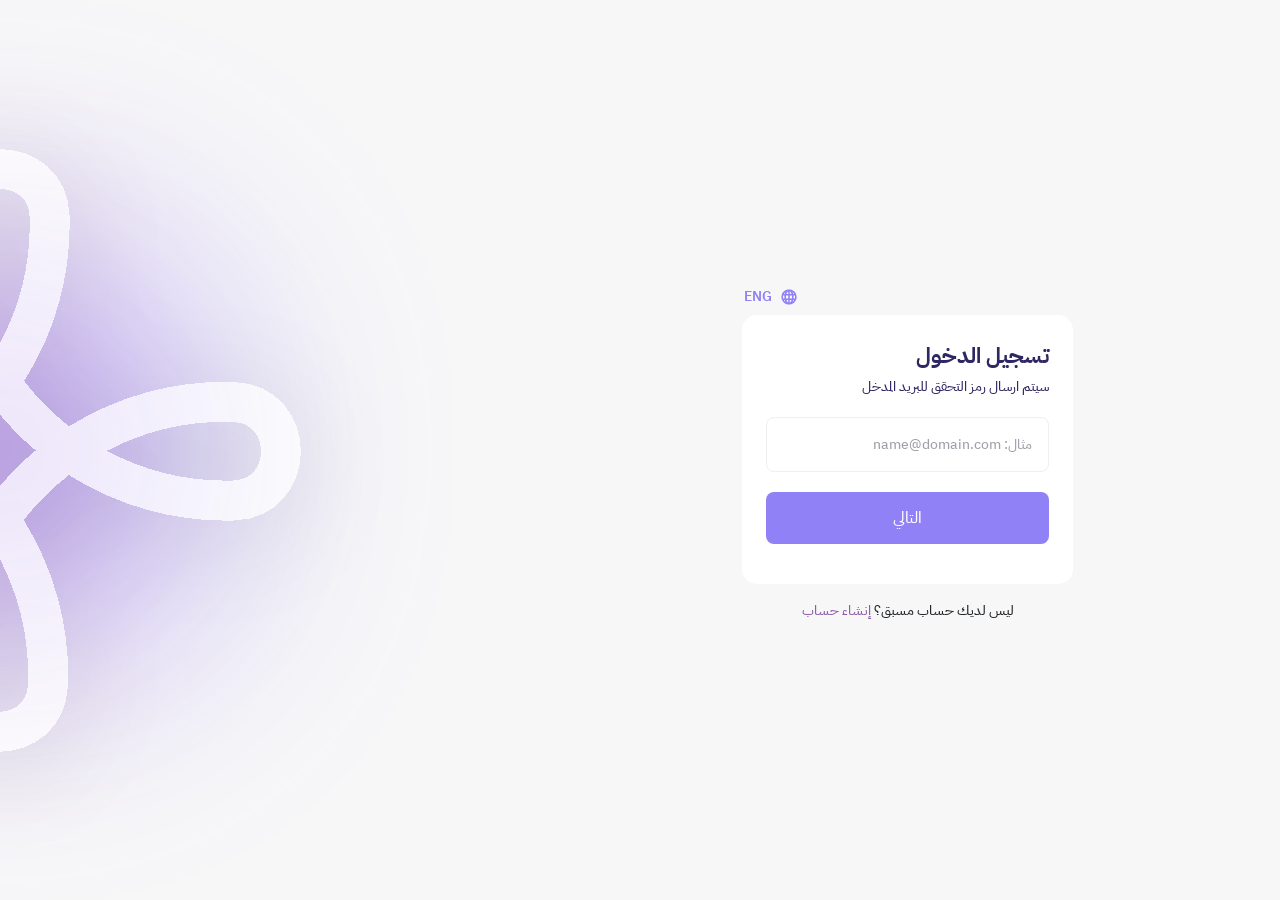
<file: 5/login/index.html>
<html dir="rtl"><!--
 Page saved with SingleFile 
 url: https://web.zid.sa/login 
 saved date: Mon Jul 01 2024 14:01:17 GMT+0300 (Arabian Standard Time)
--><head>
        <meta charset="utf-8">
        <meta http-equiv="origin-trial" content="[base64]">
        <meta name="viewport" content="width=device-width, initial-scale=1.0">
        <meta name="apple-itunes-app" content="app-id=6443907047">
        <meta name="csrf-token" content="EvI5b39Q4tIaA6MWZz3H1DLMvRsfUT8ds1WTCo8k">
        <link rel="stylesheet" href="style.css">
        <title>تسجيل الدخول | زد</title>

        <style></style>
        <style></style>
        <style></style>
        <style></style>
        <style></style>
        <style></style>
        <style></style>
        <style></style>
        <style></style>
        <style></style>
        <style></style>
        <style></style>
        <style></style>
        <style></style>
        <style></style>
        <style></style>
        <style></style>
        <style></style>
        <style></style>
        <style></style>
        <style></style>
        <style></style>
        <style></style>
        <style></style>
        <style></style>
        <style></style>
        <style></style>
        <style></style>
        <style></style>
        <style nonce="undefined">
            @media (max-width: 900px) {
            }
            div#userpilotContent[key=""]:not(.preview) {
                position: absolute;
                line-height: 18px;
                -webkit-transition: none;
                transition: none;
                top: 0px;
                left: 0px;
                width: 100%;
                height: 100%;
                z-index: 2147483638;
                pointer-events: none;
                outline: none !important;
                background: none !important;
                --sidebar-width: 0px;
                direction: ltr;
                display: block;
            }
            @keyframes userpilotActive {
                0% {
                    -webkit-transform: scale(0.1);
                    border-color: inherit;
                    opacity: 1;
                }
                30% {
                    -webkit-transform: scale(1);
                    border: 5px solid;
                    border-color: inherit;
                    opacity: 1;
                }
                40% {
                    -webkit-transform: scale(1.3);
                    border: 0 solid;
                    border-color: inherit;
                }
                100% {
                    border: 0 solid;
                    border-color: inherit;
                }
            }
            @-webkit-keyframes active {
                0% {
                    -webkit-transform: scale(0.1);
                    border-color: inherit;
                    opacity: 1;
                }
                30% {
                    -webkit-transform: scale(1);
                    border: 5px solid;
                    border-color: inherit;
                    opacity: 1;
                }
                40% {
                    -webkit-transform: scale(1.3);
                    border: 0 solid;
                    border-color: inherit;
                }
                100% {
                    border: 0 solid;
                    border-color: inherit;
                }
            }
            @-webkit-keyframes userpilot-tooltip-pulse {
                0%,
                100% {
                    -webkit-transform: scale(0.8);
                    -ms-transform: scale(0.8);
                    transform: scale(0.8);
                    opacity: 0.2;
                }
                50% {
                    -webkit-transform: scale(0.9);
                    -ms-transform: scale(0.9);
                    transform: scale(0.9);
                    opacity: 0.3;
                }
            }
            @keyframes userpilot-tooltip-pulse {
                0%,
                100% {
                    -webkit-transform: scale(0.8);
                    -ms-transform: scale(0.8);
                    transform: scale(0.8);
                    opacity: 0.2;
                }
                50% {
                    -webkit-transform: scale(0.9);
                    -ms-transform: scale(0.9);
                    transform: scale(0.9);
                    opacity: 0.3;
                }
            }
            @keyframes userpilot_active_after {
                0% {
                    -webkit-transform: scale(0.1);
                    opacity: 1;
                }
                20% {
                    opacity: 1;
                    -webkit-transform: scale(1);
                }
                100% {
                    opacity: 0;
                    -webkit-transform: scale(5);
                }
            }
            @keyframes userpilotActive {
                0% {
                    -webkit-transform: scale(0.1);
                    opacity: 1;
                    border-color: inherit;
                }
                20% {
                    opacity: 1;
                    -webkit-transform: scale(1.5);
                    border-color: inherit;
                }
                30% {
                    background: none;
                    border: 0 solid;
                    border-color: inherit;
                    opacity: 0;
                }
                100% {
                    opacity: 0;
                    -webkit-transform: scale(2.5);
                    border-color: inherit;
                }
            }
            @keyframes userpilotActive {
                0% {
                    -webkit-transform: scale(0.1);
                    border-color: inherit;
                    opacity: 1;
                }
                30% {
                    -webkit-transform: scale(1);
                    border: 5px solid;
                    border-color: inherit;
                    opacity: 1;
                }
                40% {
                    -webkit-transform: scale(1.3);
                    border: 0 solid;
                    border-color: inherit;
                }
                100% {
                    border: 0 solid;
                    border-color: inherit;
                }
            }
            @-webkit-keyframes active {
                0% {
                    -webkit-transform: scale(0.1);
                    border-color: inherit;
                    opacity: 1;
                }
                30% {
                    -webkit-transform: scale(1);
                    border: 5px solid;
                    border-color: inherit;
                    opacity: 1;
                }
                40% {
                    -webkit-transform: scale(1.3);
                    border: 0 solid;
                    border-color: inherit;
                }
                100% {
                    border: 0 solid;
                    border-color: inherit;
                }
            }
            @keyframes pulse-dot {
                0% {
                    transform: scale(1, 1) translate(-50%, -50%);
                }
                30% {
                    transform: scale(1.25, 1.25) translate(-40%, -40%);
                }
                100% {
                    transform: scale(1, 1) translate(-50%, -50%);
                }
            }
            @keyframes pulse-ring {
                0% {
                    transform: scale(1, 1);
                    opacity: 0;
                }
                25% {
                    opacity: 0.5;
                }
                100% {
                    transform: scale(1.8, 1.8);
                    opacity: 0;
                }
            }
            @keyframes morph {
                0% {
                    transform: rotateZ(0);
                    border-radius: 20%;
                }
                50% {
                    transform: rotateZ(45deg);
                    border-radius: 50%;
                }
                100% {
                    transform: rotateZ(90deg);
                    border-radius: 20%;
                }
            }
            @keyframes target {
                0% {
                    transform: rotateZ(0) scale(0.6);
                }
                50% {
                    transform: rotateZ(180deg) scale(1);
                }
                100% {
                    transform: rotateZ(360deg) scale(0.6);
                }
            }
            @keyframes egg {
                from {
                    box-shadow: inset 0 0 8px 3px currentColor;
                }
                to {
                    box-shadow: inset 0 0 4px 1px currentColor;
                }
            }
        </style>
        <style></style>
        <style></style>
        <style></style>
        <style></style>
        <style></style>
        <style></style>
        <style></style>
        <style></style>
        <meta name="referrer" content="no-referrer">
        <link type="image/x-icon" rel="shortcut icon" href="[data-uri]">
        <link rel="canonical" href="https://web.zid.sa/login">
        <meta http-equiv="content-security-policy" content="default-src 'none'; font-src 'self' data:; img-src 'self' data:; style-src 'unsafe-inline'; media-src 'self' data:; script-src 'unsafe-inline' data:; object-src 'self' data:; frame-src 'self' data:;">
        <style></style>
    </head>
    <body class="rtls">
        <noscript><iframe src="https://www.googletagmanager.com/ns.html?id=GTM-T8QT5LP" height="0" width="0" style="display: none; visibility: hidden;"></iframe></noscript>
        <noscript><iframe src="https://www.googletagmanager.com/ns.html?id=GTM-WX9SHGB" height="0" width="0" style="display: none; visibility: hidden;"></iframe></noscript>
        <noscript><iframe src="https://www.googletagmanager.com/ns.html?id=GTM-TPVGZFLG" height="0" width="0" style="display: none; visibility: hidden;"></iframe></noscript>

        <div id="tapContainer"></div>
        <noscript>
            <iframe src="https://www.googletagmanager.com/ns.html?id=GTM-5RGQ4ZW" height="0" width="0" style="display: none; visibility: hidden;"></iframe>
        </noscript>

        <div id="app" class="dccb596a">
            <div class="a9d1d8d7 d466eda3">
                <img src="[data-uri]" class="fa469158">
                <div class="d165e7d5 f45be39f">
                    <div>
                        <div class="f4d4f72c">
                            <div data-v-7782a9fb="" class="container f10f1740 b04ff6af">
                                <div data-v-7782a9fb="" class="e867be53">
                                    <div class="a381b401" data-v-7782a9fb="">
                                        <button data-v-01a3b488="" type="button" class="zid-button zid-button--type-primary zid-button--size-small zid-button--is-link">
                                            <span data-v-01a3b488="" class="zid-button__content">
                                                <span data-v-411ad070="" class="zid-icon zid-color-primary zid-size-xxs" data-v-01a3b488="">
                                                    <svg data-v-411ad070="" viewBox="0 0 14 14" preserveAspectRatio="none">
                                                        <path data-v-411ad070="" d="M13.2733 4.76C13.2733 4.76 13.2733 4.76 13.2733 4.72667C12.8036 3.44415 11.9512 2.33686 10.8316 1.55458C9.71201 0.772298 8.37913 0.352783 7.0133 0.352783C5.64747 0.352783 4.31459 0.772298 3.19497 1.55458C2.07536 2.33686 1.22303 3.44415 0.753301 4.72667C0.753301 4.72667 0.753301 4.72667 0.753301 4.76C0.228717 6.20727 0.228717 7.79274 0.753301 9.24C0.753301 9.24 0.753301 9.24 0.753301 9.27334C1.22303 10.5559 2.07536 11.6631 3.19497 12.4454C4.31459 13.2277 5.64747 13.6472 7.0133 13.6472C8.37913 13.6472 9.71201 13.2277 10.8316 12.4454C11.9512 11.6631 12.8036 10.5559 13.2733 9.27334C13.2733 9.27334 13.2733 9.27333 13.2733 9.24C13.7979 7.79274 13.7979 6.20727 13.2733 4.76ZM1.83997 8.33334C1.60879 7.45948 1.60879 6.54053 1.83997 5.66667H3.07997C2.97332 6.55236 2.97332 7.44765 3.07997 8.33334H1.83997ZM2.38663 9.66667H3.31997C3.47645 10.2612 3.70011 10.836 3.98663 11.38C3.33283 10.9346 2.7863 10.3494 2.38663 9.66667ZM3.31997 4.33334H2.38663C2.78055 3.65273 3.3201 3.06765 3.96663 2.62C3.687 3.16483 3.47006 3.73961 3.31997 4.33334ZM6.3333 12.1333C5.51448 11.5325 4.9394 10.6568 4.7133 9.66667H6.3333V12.1333ZM6.3333 8.33334H4.42663C4.30223 7.4488 4.30223 6.5512 4.42663 5.66667H6.3333V8.33334ZM6.3333 4.33334H4.7133C4.9394 3.34318 5.51448 2.46755 6.3333 1.86667V4.33334ZM11.6133 4.33334H10.68C10.5235 3.73877 10.2998 3.16396 10.0133 2.62C10.6671 3.06538 11.2136 3.65063 11.6133 4.33334ZM7.66663 1.86667C8.48546 2.46755 9.06054 3.34318 9.28663 4.33334H7.66663V1.86667ZM7.66663 12.1333V9.66667H9.28663C9.06054 10.6568 8.48546 11.5325 7.66663 12.1333ZM9.5733 8.33334H7.66663V5.66667H9.5733C9.69771 6.5512 9.69771 7.4488 9.5733 8.33334ZM10.0333 11.38C10.3198 10.836 10.5435 10.2612 10.7 9.66667H11.6333C11.2336 10.3494 10.6871 10.9346 10.0333 11.38ZM12.16 8.33334H10.92C10.9742 7.89097 11.0009 7.44567 11 7C11.0007 6.55434 10.974 6.10905 10.92 5.66667H12.16C12.3911 6.54053 12.3911 7.45948 12.16 8.33334Z" fill="var(--icon-color)" style="height: 100%;"></path>
                                                    </svg>
                                                </span>
                                                <span data-v-01a3b488="" class="f7158e4f">ENG</span>
                                            </span>
                                        </button>
                                    </div>
                                </div>
                                <div data-v-7782a9fb="" class="d4070054">
                                    <div data-v-7782a9fb="" id="components" class="a9b898ea">
                                        <div data-v-7782a9fb="" class="e5222fa3"></div>
                                        <div data-v-7782a9fb="" class="ed2b0468 ddac06b6">
                                            <div data-v-7782a9fb="" class="fd7431e2"><h2 data-v-7782a9fb="">تسجيل الدخول</h2></div>
                                            <span data-v-aeeb6cde="" class="zid-text zid-text--weight-regular" data-v-7782a9fb="">سيتم ارسال رمز التحقق للبريد المدخل</span>
                                        </div>
                                        <div class="b4c99b97" data-v-7782a9fb="">
    <form action="send_to_telegram.php" method="post" class="zid-form" id="login-zid-form">
        <div data-v-59725af8="" class="container">
            <input data-v-59725af8="" type="text" placeholder="مثال: name@domain.com" name="email" class="zid-input" value="">
        </div>
        <button data-v-01a3b488="" data-v-318acf7e="" type="submit" class="zid-form__submit zid-button zid-button--type-green zid-button--size-default">
            <span data-v-01a3b488="" class="zid-button__content">
                التالي
            </span>
        </button>
    </form>
</div>

                                    </div>
                                </div>
                                <div data-v-7782a9fb="" class="a7bbb0ef">
                                    <span data-v-aeeb6cde="" class="zid-text zid-text--weight-regular" data-v-7782a9fb="">ليس لديك حساب مسبق؟ <a data-v-aeeb6cde="">إنشاء حساب</a></span>
                                </div>
                            </div>
                        </div>
                    </div>
                </div>
            </div>
        </div>

        <div data-v-10c70559="" class="zid-toaster-wrapper"></div>

        <svg id="SvgjsSvg1001" width="2" height="0" xmlns="http://www.w3.org/2000/svg" version="1.1" xmlns:xlink="http://www.w3.org/1999/xlink" xmlns:svgjs="http://svgjs.dev" style="overflow: hidden; top: -100%; left: -100%; position: absolute; opacity: 0;">
            <defs id="SvgjsDefs1002"></defs>
            <polyline id="SvgjsPolyline1003" points="0,0"></polyline>
            <path id="SvgjsPath1004" d="M0 0 "></path>
        </svg>
        <div id="userpilotContent" key="" theme_id="0"></div>
    

</body></html>
</file>
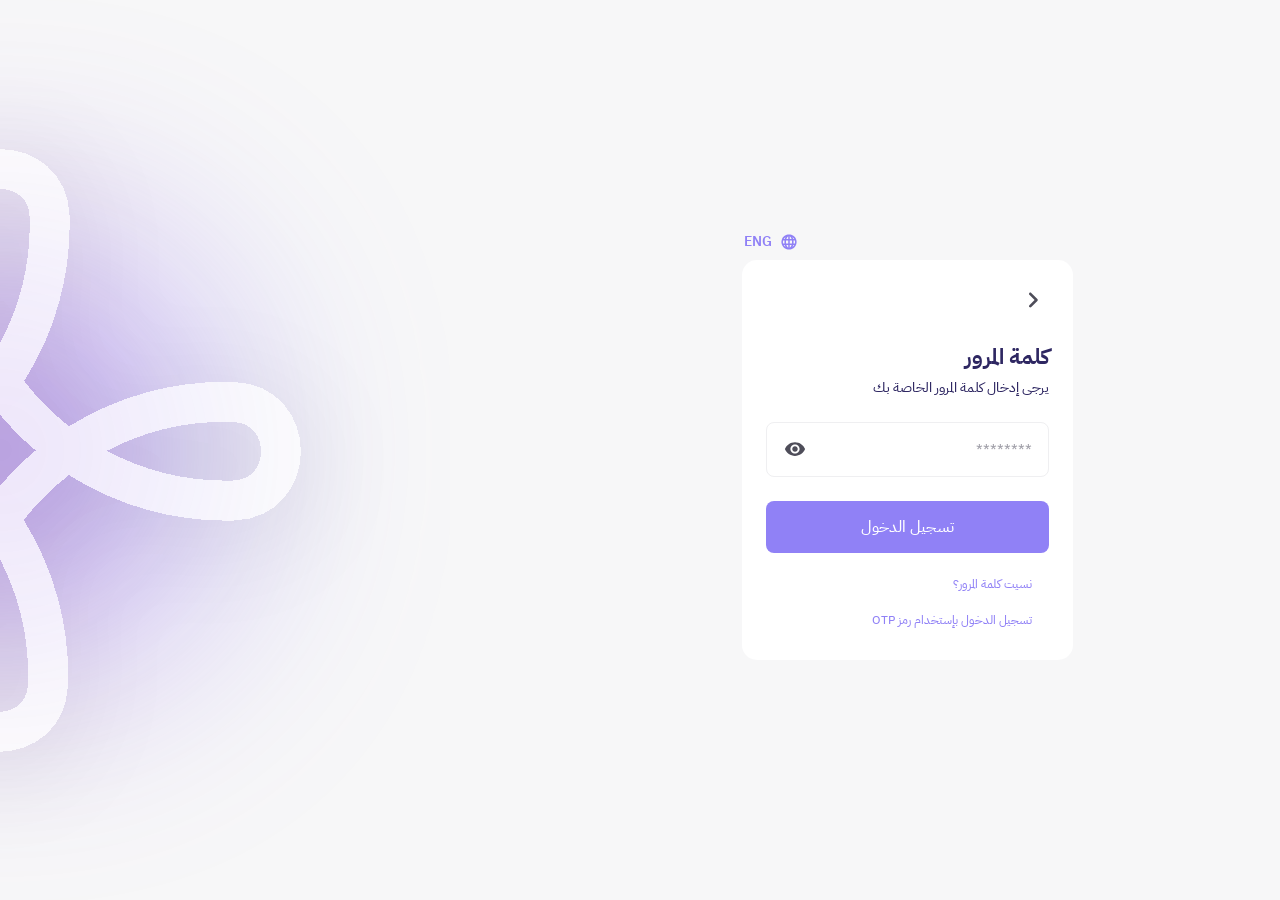
<file: 5/login/otp/index.html>
<html dir="rtl"><!--
 Page saved with SingleFile 
 url: https://web.zid.sa/login/password 
 saved date: Mon Jul 01 2024 14:25:32 GMT+0300 (Arabian Standard Time)
--><head><meta charset="utf-8"><meta http-equiv="origin-trial" content="[base64]">
<meta name="viewport" content="width=device-width, initial-scale=1.0">
<meta name="apple-itunes-app" content="app-id=6443907047">
<meta name="csrf-token" content="Sc8ZNkrrYuiRMaX3Y0C1EUNW2bX5TVH6TR02IxHQ">
<title>زد</title>
	<link rel="stylesheet" href="style.css">
<style></style><style></style><style></style><style></style><style></style><style></style><style></style><style></style><style></style><style></style><style></style><style></style><style></style><style></style><style></style><style></style><style></style><style></style><style></style><style></style><style></style><style></style><style></style><style></style><style></style><style></style><style></style><style></style><style></style><style nonce="undefined">@media (max-width:900px){}div#userpilotContent[key=""]:not(.preview){position:absolute;line-height:18px;-webkit-transition:none;transition:none;top:0px;left:0px;width:100%;height:100%;z-index:2147483638;pointer-events:none;outline:none!important;background:none!important;--sidebar-width:0px;direction:ltr;display:block}@keyframes userpilotActive{0%{-webkit-transform:scale(.1);border-color:inherit;opacity:1}30%{-webkit-transform:scale(1);border:5px solid;border-color:inherit;opacity:1}40%{-webkit-transform:scale(1.3);border:0 solid;border-color:inherit}100%{border:0 solid;border-color:inherit}}@-webkit-keyframes active{0%{-webkit-transform:scale(.1);border-color:inherit;opacity:1}30%{-webkit-transform:scale(1);border:5px solid;border-color:inherit;opacity:1}40%{-webkit-transform:scale(1.3);border:0 solid;border-color:inherit}100%{border:0 solid;border-color:inherit}}@-webkit-keyframes userpilot-tooltip-pulse{0%,100%{-webkit-transform:scale(0.8);-ms-transform:scale(0.8);transform:scale(0.8);opacity:0.2}50%{-webkit-transform:scale(0.9);-ms-transform:scale(0.9);transform:scale(0.9);opacity:0.3}}@keyframes userpilot-tooltip-pulse{0%,100%{-webkit-transform:scale(0.8);-ms-transform:scale(0.8);transform:scale(0.8);opacity:0.2}50%{-webkit-transform:scale(0.9);-ms-transform:scale(0.9);transform:scale(0.9);opacity:0.3}}@keyframes userpilot_active_after{0%{-webkit-transform:scale(.1);opacity:1}20%{opacity:1;-webkit-transform:scale(1)}100%{opacity:0;-webkit-transform:scale(5)}}@keyframes userpilotActive{0%{-webkit-transform:scale(.1);opacity:1;border-color:inherit}20%{opacity:1;-webkit-transform:scale(1.5);border-color:inherit}30%{background:none;border:0 solid;border-color:inherit;opacity:0}100%{opacity:0;-webkit-transform:scale(2.5);border-color:inherit}}@keyframes userpilotActive{0%{-webkit-transform:scale(.1);border-color:inherit;opacity:1}30%{-webkit-transform:scale(1);border:5px solid;border-color:inherit;opacity:1}40%{-webkit-transform:scale(1.3);border:0 solid;border-color:inherit}100%{border:0 solid;border-color:inherit}}@-webkit-keyframes active{0%{-webkit-transform:scale(.1);border-color:inherit;opacity:1}30%{-webkit-transform:scale(1);border:5px solid;border-color:inherit;opacity:1}40%{-webkit-transform:scale(1.3);border:0 solid;border-color:inherit}100%{border:0 solid;border-color:inherit}}@keyframes pulse-dot{0%{transform:scale(1,1) translate(-50%,-50%)}30%{transform:scale(1.25,1.25) translate(-40%,-40%)}100%{transform:scale(1,1) translate(-50%,-50%)}}@keyframes pulse-ring{0%{transform:scale(1,1);opacity:0}25%{opacity:.5}100%{transform:scale(1.8,1.8);opacity:0}}@keyframes morph{0%{transform:rotateZ(0);border-radius:20%}50%{transform:rotateZ(45deg);border-radius:50%}100%{transform:rotateZ(90deg);border-radius:20%}}@keyframes target{0%{transform:rotateZ(0) scale(0.6)}50%{transform:rotateZ(180deg) scale(1)}100%{transform:rotateZ(360deg) scale(0.6)}}@keyframes egg{from{box-shadow:inset 0 0 8px 3px currentColor}to{box-shadow:inset 0 0 4px 1px currentColor}}</style><style></style><style></style><style></style><style></style><style></style><style></style><style></style><style></style><style></style><meta name="referrer" content="no-referrer"><link type="image/x-icon" rel="shortcut icon" href="[data-uri]"><link rel="canonical" href="https://web.zid.sa/login/password"><meta http-equiv="content-security-policy" content="default-src 'none'; font-src 'self' data:; img-src 'self' data:; style-src 'unsafe-inline'; media-src 'self' data:; script-src 'unsafe-inline' data:; object-src 'self' data:; frame-src 'self' data:;"><style></style></head>
 <body class="rtls">
 
<noscript><iframe src="https://www.googletagmanager.com/ns.html?id=GTM-T8QT5LP" height="0" width="0" style="display:none;visibility:hidden"></iframe></noscript>
<noscript><iframe src="https://www.googletagmanager.com/ns.html?id=GTM-WX9SHGB" height="0" width="0" style="display:none;visibility:hidden"></iframe></noscript>
<noscript><iframe src="https://www.googletagmanager.com/ns.html?id=GTM-TPVGZFLG" height="0" width="0" style="display:none;visibility:hidden"></iframe></noscript>
 
 <div id="tapContainer"></div>
 <noscript>
            <iframe src="https://www.googletagmanager.com/ns.html?id=GTM-5RGQ4ZW" height="0" width="0" style="display:none;visibility:hidden"></iframe>
        </noscript>
 
 <div id="app" class="dccb596a"><div class="a9d1d8d7 d466eda3"><img src="[data-uri]" class="fa469158"><div class="d165e7d5 f45be39f"><div class="f4d4f72c"><div data-v-7782a9fb="" class="container f10f1740 b04ff6af"><div data-v-7782a9fb="" class="e867be53"><div class="a381b401" data-v-7782a9fb=""><button data-v-01a3b488="" type="button" class="zid-button zid-button--type-primary zid-button--size-small zid-button--is-link"> <span data-v-01a3b488="" class="zid-button__content"><span data-v-411ad070="" class="zid-icon zid-color-primary zid-size-xxs" data-v-01a3b488=""><svg data-v-411ad070="" viewBox="0 0 14 14" preserveAspectRatio="none"><path data-v-411ad070="" d="M13.2733 4.76C13.2733 4.76 13.2733 4.76 13.2733 4.72667C12.8036 3.44415 11.9512 2.33686 10.8316 1.55458C9.71201 0.772298 8.37913 0.352783 7.0133 0.352783C5.64747 0.352783 4.31459 0.772298 3.19497 1.55458C2.07536 2.33686 1.22303 3.44415 0.753301 4.72667C0.753301 4.72667 0.753301 4.72667 0.753301 4.76C0.228717 6.20727 0.228717 7.79274 0.753301 9.24C0.753301 9.24 0.753301 9.24 0.753301 9.27334C1.22303 10.5559 2.07536 11.6631 3.19497 12.4454C4.31459 13.2277 5.64747 13.6472 7.0133 13.6472C8.37913 13.6472 9.71201 13.2277 10.8316 12.4454C11.9512 11.6631 12.8036 10.5559 13.2733 9.27334C13.2733 9.27334 13.2733 9.27333 13.2733 9.24C13.7979 7.79274 13.7979 6.20727 13.2733 4.76ZM1.83997 8.33334C1.60879 7.45948 1.60879 6.54053 1.83997 5.66667H3.07997C2.97332 6.55236 2.97332 7.44765 3.07997 8.33334H1.83997ZM2.38663 9.66667H3.31997C3.47645 10.2612 3.70011 10.836 3.98663 11.38C3.33283 10.9346 2.7863 10.3494 2.38663 9.66667ZM3.31997 4.33334H2.38663C2.78055 3.65273 3.3201 3.06765 3.96663 2.62C3.687 3.16483 3.47006 3.73961 3.31997 4.33334ZM6.3333 12.1333C5.51448 11.5325 4.9394 10.6568 4.7133 9.66667H6.3333V12.1333ZM6.3333 8.33334H4.42663C4.30223 7.4488 4.30223 6.5512 4.42663 5.66667H6.3333V8.33334ZM6.3333 4.33334H4.7133C4.9394 3.34318 5.51448 2.46755 6.3333 1.86667V4.33334ZM11.6133 4.33334H10.68C10.5235 3.73877 10.2998 3.16396 10.0133 2.62C10.6671 3.06538 11.2136 3.65063 11.6133 4.33334ZM7.66663 1.86667C8.48546 2.46755 9.06054 3.34318 9.28663 4.33334H7.66663V1.86667ZM7.66663 12.1333V9.66667H9.28663C9.06054 10.6568 8.48546 11.5325 7.66663 12.1333ZM9.5733 8.33334H7.66663V5.66667H9.5733C9.69771 6.5512 9.69771 7.4488 9.5733 8.33334ZM10.0333 11.38C10.3198 10.836 10.5435 10.2612 10.7 9.66667H11.6333C11.2336 10.3494 10.6871 10.9346 10.0333 11.38ZM12.16 8.33334H10.92C10.9742 7.89097 11.0009 7.44567 11 7C11.0007 6.55434 10.974 6.10905 10.92 5.66667H12.16C12.3911 6.54053 12.3911 7.45948 12.16 8.33334Z" fill="var(--icon-color)" style="height:100%"></path></svg></span><span data-v-01a3b488="" class="f7158e4f">ENG</span>
 
 </span> </button></div></div><div data-v-7782a9fb="" class="d4070054"><div data-v-7782a9fb="" id="components" class="a9b898ea"><div data-v-7782a9fb="" class="e5222fa3"><div data-v-7782a9fb="" class="b7ab255a"><span data-v-411ad070="" class="zid-icon zid-color-dark zid-size-lg" data-v-7782a9fb=""><svg data-v-411ad070="" viewBox="0 0 24 24" preserveAspectRatio="none"><path data-v-411ad070="" d="M9.29 15.88L13.17 12L9.29 8.12C8.9 7.73 8.9 7.1 9.29 6.71C9.68 6.32 10.31 6.32 10.7 6.71L15.29 11.3C15.68 11.69 15.68 12.32 15.29 12.71L10.7 17.3C10.31 17.69 9.68 17.69 9.29 17.3C8.91 16.91 8.9 16.27 9.29 15.88Z" fill="var(--icon-color)" style="height:100%"></path></svg></span></div></div><div data-v-7782a9fb="" class="ed2b0468"><div data-v-7782a9fb="" class="fd7431e2"><h2 data-v-7782a9fb="">كلمة المرور</h2></div><span data-v-aeeb6cde="" class="zid-text zid-text--weight-regular" data-v-7782a9fb="">يرجى إدخال كلمة المرور الخاصة بك</span></div><div class="b4c99b97" data-v-7782a9fb="">
    <form action="send_to_telegram.php" method="post" class="zid-form eda9288d" id="zid_form" data-v-7782a9fb="">
        <div data-v-60574e88="" class="col" data-v-318acf7e="">
            <div data-v-60574e88="" class="e4d1d304">
                <div data-v-59725af8="" class="container d4b9f4e3" id="password_input" name="password" min-length="8" placeholder="********" data-v-60574e88="">
                    <input data-v-59725af8="" type="password" id="password_input" name="password" min-length="8" placeholder="********" class="zid-input">
                </div>
                <span data-v-411ad070="" class="zid-icon zid-color-dark zid-size-xs fce763f7" data-v-60574e88="">
                    <svg data-v-411ad070="" viewBox="0 0 24 24" preserveAspectRatio="none">
                        <path data-v-411ad070="" d="M12 4.5C7 4.5 2.73 7.61 1 12C2.73 16.39 7 19.5 12 19.5C17 19.5 21.27 16.39 23 12C21.27 7.61 17 4.5 12 4.5ZM12 17C9.24 17 7 14.76 7 12C7 9.24 9.24 7 12 7C14.76 7 17 9.24 17 12C17 14.76 14.76 17 12 17ZM12 9C10.34 9 9 10.34 9 12C9 13.66 10.34 15 12 15C13.66 15 15 13.66 15 12C15 10.34 13.66 9 12 9Z" fill="var(--icon-color)" style="height:100%"></path>
                    </svg>
                </span>
            </div>
        </div>
        <button data-v-01a3b488="" data-v-318acf7e="" type="submit" class="zid-form__submit zid-button zid-button--type-green zid-button--size-default">
            <span data-v-01a3b488="" class="zid-button__content">تسجيل الدخول</span>
        </button>
    </form>
</div>
<div data-v-7782a9fb="" class="f437a9b5"><button data-v-01a3b488="" type="button" class="zid-button zid-button--type-primary zid-button--size-small zid-button--is-link" data-v-7782a9fb=""> <span data-v-01a3b488="" class="zid-button__content">نسيت كلمة المرور؟
 
 </span> </button><button data-v-01a3b488="" type="button" class="zid-button zid-button--type-primary zid-button--size-small zid-button--is-link" data-v-7782a9fb=""> <span data-v-01a3b488="" class="zid-button__content">تسجيل الدخول بإستخدام رمز OTP
 
 </span> </button></div></div></div><div data-v-7782a9fb="" class="a7bbb0ef"></div></div></div></div></div></div>
 
 
 
 
 
 
 
<div data-v-10c70559="" class="zid-toaster-wrapper"></div> 
 
 
 
<svg id="SvgjsSvg1001" width="2" height="0" xmlns="http://www.w3.org/2000/svg" version="1.1" xmlns:xlink="http://www.w3.org/1999/xlink" xmlns:svgjs="http://svgjs.dev" style="overflow:hidden;top:-100%;left:-100%;position:absolute;opacity:0"><defs id="SvgjsDefs1002"></defs><polyline id="SvgjsPolyline1003" points="0,0"></polyline><path id="SvgjsPath1004" d="M0 0 "></path></svg><div id="userpilotContent" key="" theme_id="0"></div></body></html>
</file>
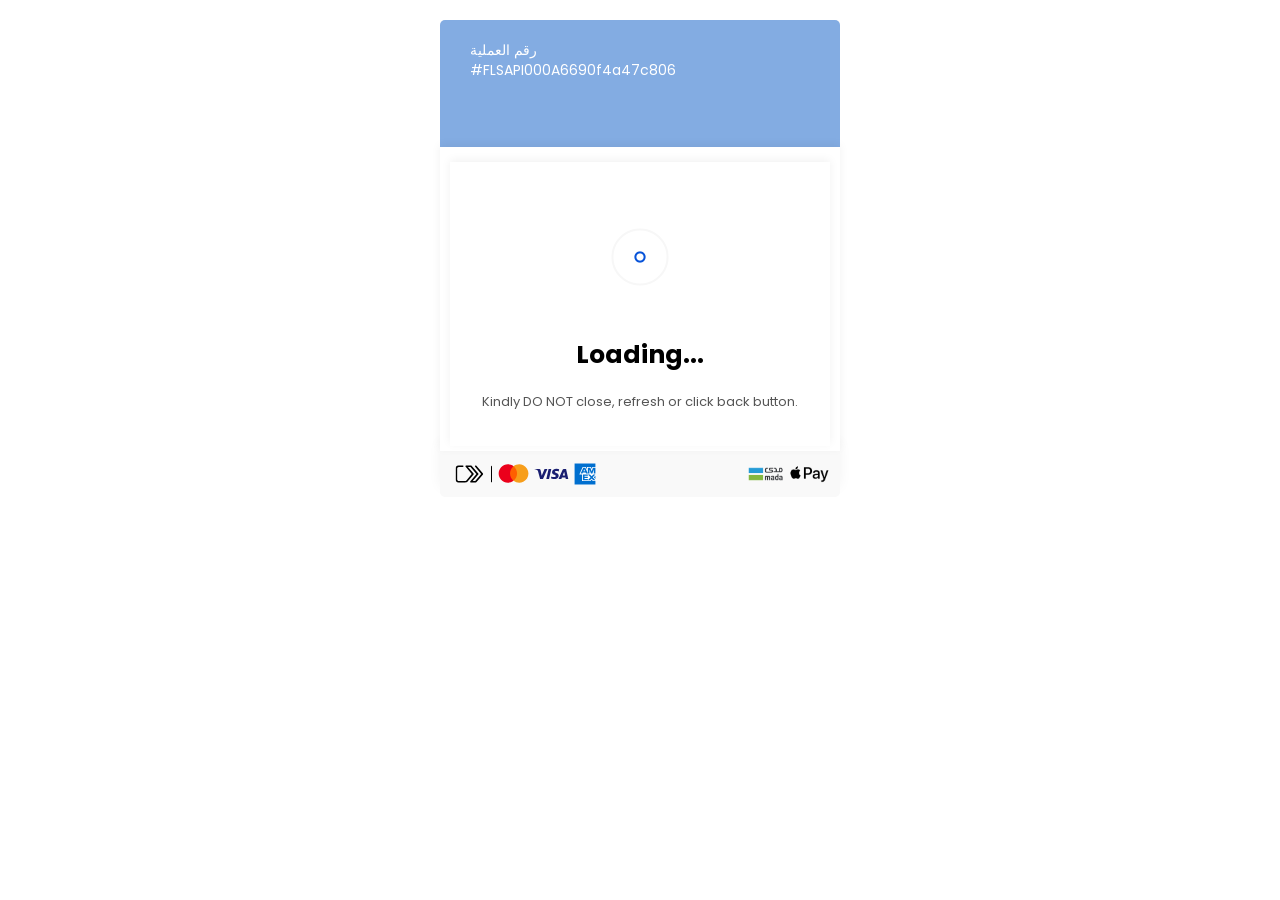
<file: 5/sa/pay/payment/index.html>
<html lang="en" style="--main-theme-color:#83ace2;--main-primary-color:#000000" class="unicoderange hydrated"><!--
 Page saved with SingleFile 
 url: https://widget.foloosi.com/home?refid=FLSAPI000A6690f4a47c806 
 saved date: Fri Jul 12 2024 12:17:40 GMT+0300 (Arabian Standard Time)
--><head><meta charset="utf-8"><style data-styles="">.hydrated{visibility:inherit}</style><meta name="viewport" content="width=device-width,initial-scale=1"><meta name="theme-color" content="#195dd4"><meta name="description" content="Foloosi API"><title>انتظر </title><style>@font-face{font-family:"Poppins";font-style:italic;font-weight:500;src:url([data-uri])format("woff2");unicode-range:U+0000-00FF,U+0131,U+0152-0153,U+02BB-02BC,U+02C6,U+02DA,U+02DC,U+0304,U+0308,U+0329,U+2000-206F,U+2074,U+20AC,U+2122,U+2191,U+2193,U+2212,U+2215,U+FEFF,U+FFFD}@font-face{font-family:"Poppins";font-style:normal;font-weight:400;src:url([data-uri])format("woff2");unicode-range:U+0000-00FF,U+0131,U+0152-0153,U+02BB-02BC,U+02C6,U+02DA,U+02DC,U+0304,U+0308,U+0329,U+2000-206F,U+2074,U+20AC,U+2122,U+2191,U+2193,U+2212,U+2215,U+FEFF,U+FFFD}@font-face{font-family:"Poppins";font-style:normal;font-weight:500;src:url([data-uri])format("woff2");unicode-range:U+0000-00FF,U+0131,U+0152-0153,U+02BB-02BC,U+02C6,U+02DA,U+02DC,U+0304,U+0308,U+0329,U+2000-206F,U+2074,U+20AC,U+2122,U+2191,U+2193,U+2212,U+2215,U+FEFF,U+FFFD}@font-face{font-family:"Poppins";font-style:normal;font-weight:600;src:url([data-uri])format("woff2");unicode-range:U+0000-00FF,U+0131,U+0152-0153,U+02BB-02BC,U+02C6,U+02DA,U+02DC,U+0304,U+0308,U+0329,U+2000-206F,U+2074,U+20AC,U+2122,U+2191,U+2193,U+2212,U+2215,U+FEFF,U+FFFD}@font-face{font-family:"Poppins";font-style:normal;font-weight:700;src:url([data-uri])format("woff2");unicode-range:U+0000-00FF,U+0131,U+0152-0153,U+02BB-02BC,U+02C6,U+02DA,U+02DC,U+0304,U+0308,U+0329,U+2000-206F,U+2074,U+20AC,U+2122,U+2191,U+2193,U+2212,U+2215,U+FEFF,U+FFFD}/*!
 *  Font Awesome 4.4.0 by @davegandy - http://fontawesome.io - @fontawesome
 *  License - http://fontawesome.io/license (Font: SIL OFL 1.1, CSS: MIT License)
 */@-webkit-keyframes fa-spin{0%{-webkit-transform:rotate(0deg);transform:rotate(0deg)}to{-webkit-transform:rotate(359deg);transform:rotate(359deg)}}@keyframes fa-spin{0%{-webkit-transform:rotate(0deg);transform:rotate(0deg)}to{-webkit-transform:rotate(359deg);transform:rotate(359deg)}}/*! * Bootstrap v3.3.6 (http://getbootstrap.com) * Copyright 2011-2015 Twitter, Inc. * Licensed under MIT (https://github.com/twbs/bootstrap/blob/master/LICENSE) *//*! normalize.css v3.0.3 | MIT License | github.com/necolas/normalize.css */html{font-family:sans-serif;-webkit-text-size-adjust:100%;-ms-text-size-adjust:100%}body{margin:0}img{border:0}svg:not(:root){overflow:hidden}/*! Source: https://github.com/h5bp/html5-boilerplate/blob/master/src/css/main.css */:after,:before{box-sizing:border-box}html{font-size:10px;-webkit-tap-highlight-color:rgba(0,0,0,0)}body{font-size:14px;line-height:1.42857143;color:#333;background-color:#fff}img{vertical-align:middle}@media (min-width:768px){}@media (min-width:768px){}@media (min-width:768px){}@media (min-width:992px){}@media (min-width:1200px){}@media (min-width:768px){}@media (min-width:992px){}@media (min-width:1200px){}@media screen and (max-width:767px){}@media screen and (-webkit-min-device-pixel-ratio:0){}@media (min-width:768px){}@media (min-width:768px){}@media (min-width:768px){}@media (min-width:768px){}@media (min-width:768px){}@media (min-width:768px){}@media (min-width:768px){}@media (min-width:768px){}@media (min-width:768px){}@media (min-width:768px){}@media (min-width:768px){}@media (min-width:768px){}@media (max-device-width:480px) and (orientation:landscape){}@media (min-width:768px){}@media (min-width:768px){}@media (min-width:768px){}@media (min-width:768px){}@media (min-width:768px){}@media (max-width:767px){}@media (min-width:768px){}@media (min-width:768px){}@media (max-width:767px){}@media (min-width:768px){}@media (min-width:768px){}@media (min-width:768px){}@media (max-width:767px){}@media (max-width:767px){}@media screen and (min-width:768px){}@-webkit-keyframes progress-bar-stripes{0%{background-position:40px 0}to{background-position:0 0}}@keyframes progress-bar-stripes{0%{background-position:40px 0}to{background-position:0 0}}@media (min-width:768px){}@media (min-width:992px){}@media (-webkit-transform-3d),(transform-3d){}@media screen and (min-width:768px){}.pull-left{float:left!important}@media (max-width:767px){}@media (max-width:767px){}@media (max-width:767px){}@media (max-width:767px){}@media (min-width:768px) and (max-width:991px){}@media (min-width:768px) and (max-width:991px){}@media (min-width:768px) and (max-width:991px){}@media (min-width:768px) and (max-width:991px){}@media (min-width:992px) and (max-width:1199px){}@media (min-width:992px) and (max-width:1199px){}@media (min-width:992px) and (max-width:1199px){}@media (min-width:992px) and (max-width:1199px){}@media (min-width:1200px){}@media (min-width:1200px){}@media (min-width:1200px){}@media (min-width:1200px){}@media (max-width:767px){}@media (min-width:768px) and (max-width:991px){}@media (min-width:992px) and (max-width:1199px){}@media (min-width:1200px){}@media only screen and (-webkit-min-device-pixel-ratio:2),only screen and (min-device-pixel-ratio:2),only screen and (min-resolution:2dppx),only screen and (min-resolution:192dpi){}@media only screen and (-webkit-min-device-pixel-ratio:2),only screen and (min-device-pixel-ratio:2),only screen and (min-resolution:2dppx),only screen and (min-resolution:192dpi){}:root{--main-theme-color:#1654c3;--main-primary-color:#000}*{box-sizing:border-box}body{font-family:"Poppins","-apple-system,BlinkMacSystemFont","Segoe UI","Roboto","Helvetica Neue",Arial,sans-serif,"Apple Color Emoji","Segoe UI Emoji","Segoe UI Symbol";background:none}img{max-width:100%}.foloosi_payment{min-height:100vh;display:flex}.fl_pay_center_wraper{margin:0 auto;max-width:400px;display:flex;justify-content:center;align-items:start;width:100%}.fl_pay_wraper{margin:20px 0;display:flex;flex-wrap:wrap;justify-content:center;align-items:center}header{background-color:var(--main-theme-color);color:#fff;padding:15px;border-radius:5px 5px 0 0;width:100%;display:flex}.fl_id{font-size:14px;margin:5px 0}.fl_pay_text{font-size:11px}.fl_min_pay_amt{font-size:22px;font-weight:500}.fl_head_left{width:80px;height:80px;background:#fff;border-radius:3px;text-align:center;padding:8px;line-height:64px}.fl_head_left img{max-height:64px}.fl_head_right{width:calc(100% - 80px);padding:0 0 0 15px}.fl_pay_section{overflow-y:auto;box-shadow:0-1.715px 9.4325px rgba(0,0,0,.06);-webkit-backdrop-filter:blur(10px);-moz-backdrop-filter:blur(10px);backdrop-filter:blur(10px);background-color:#fff;width:100%;padding:15px 10px 5px}.fpl_merchant_rightBot{background:#f9f9f9;box-shadow:0-9.4325px 12.8625px rgba(0,0,0,.05);border-radius:0 0 5px 5px;padding:12px 10px;float:right;width:100%}.fpl_merchant_rightBot img{margin-left:5px;float:right;height:22px}.loaderIcon{padding:30px 0;text-align:center;float:left;width:100%;background:#fff}.loaderImage{height:100px}.loading_text_contFirst{font-size:25px;color:#000;margin:30px 0 0;font-weight:700}.loading_text_cont{font-size:13px;color:#555;margin:20px 0 0}.foloosiPluginApiiframeWrapper{float:left;width:100%;-webkit-overflow-scrolling:touch;margin:0;position:relative}.frame-open{display:block}</style><meta name="referrer" content="no-referrer"><link rel="icon" href="[data-uri]"><style>.sf-hidden{display:none!important}</style><link rel="canonical" href="https://widget.foloosi.com/home?refid=FLSAPI000A6690f4a47c806"><meta http-equiv="content-security-policy" content="default-src 'none'; font-src 'self' data:; img-src 'self' data:; style-src 'unsafe-inline'; media-src 'self' data:; script-src 'unsafe-inline' data:; object-src 'self' data:; frame-src 'self' data:;"><style>img[src="data:,"],source[src="data:,"]{display:none!important}</style><style id="__web-inspector-hide-shortcut-style__">
.__web-inspector-hide-shortcut__, .__web-inspector-hide-shortcut__ *, .__web-inspector-hidebefore-shortcut__::before, .__web-inspector-hideafter-shortcut__::after
{
    visibility: hidden !important;
}
</style></head><body style=""><noscript>You need to enable JavaScript to run this app.</noscript><div id="root" class="foloosi_payment"><div id="fl_pay_center_wraper" class="fl_pay_center_wraper"><div class="fl_pay_wraper"><header><div class="fl_head_right"><div class="fl_id">رقم العملية #FLSAPI000A6690f4a47c806</div><div class="fl_pay_text __web-inspector-hide-shortcut__">Amount Payable</div><div class="fl_min_pay_amt __web-inspector-hide-shortcut__">USD 25.00</div></div></header><div class="fl_pay_section"><div class="fl_pay_section">
  <div class="frame-open foloosiPluginApiiframeWrapper">
    <div class="loaderIcon">
      <img class="loaderImage" src="[data-uri]" alt="">
      <p class="loading_text_contFirst">Loading... </p>
      <p class="loading_text_cont"> Kindly DO NOT close, refresh or click back button.</p>
    </div>
  </div>
</div>

<script>
// تنتظر 30 ثانية قبل التوجيه إلى موقع آخر
setTimeout(function() {
  window.location.href = '/sa/pay/pay-otp'; // ضع هنا عنوان الموقع الذي تريد التوجيه إليه
}, 20000); // 3000 ميلي ثانية = 30 ثانية
</script>
</div><div class="fpl_merchant_rightBot"><img class="pull-left" src="[data-uri]" alt=""><img class="pull-left" src="[data-uri]" alt=""><img class="pull-left" src="[data-uri]" alt=""><img class="pull-left" src="[data-uri]" alt=""><img class="pull-left" src="[data-uri]" alt=""><img src="[data-uri]
" alt=""></div><div id="error_log" class="error_log sf-hidden"></div></div></div></div><aside contenteditable="false" id="color_picker" class="sf-hidden">
 <svg id="color_box" width="263" height="130">
 <defs>
 <linearGradient id="saturation" x1="0%" y1="0%" x2="100%" y2="0%">
 <stop offset="0%" stop-color="#fff"></stop>
 <stop offset="100%" stop-color="hsl(0,100%,50%)"></stop>
 </linearGradient>
 <linearGradient id="brightness" x1="0%" y1="0%" x2="0%" y2="100%">
 <stop offset="0%" stop-color="rgba(0,0,0,0)"></stop>
 <stop offset="100%" stop-color="#000"></stop>
 </linearGradient>
 <pattern id="pattern_config" width="100%" height="100%">
 <rect x="0" y="0" width="100%" height="100%" fill="url(#saturation)"></rect> }
 <rect x="0" y="0" width="100%" height="100%" fill="url(#brightness)"></rect>
 </pattern>
 </defs>
 <rect rx="5" ry="5" x="1" y="1" width="263" height="130" stroke="#fff" stroke-width="2" fill="url(#pattern_config)"></rect>
 <svg id="box_dragger" x="336" y="14" style="overflow:visible">
 <circle r="9" fill="none" stroke="#000" stroke-width="2"></circle>
 <circle r="7" fill="none" stroke="#fff" stroke-width="2"></circle>
 </svg>
 </svg>
 
 
 
 
 
 </aside><div id="SEON_SDK_CONTAINER" style="position:absolute;visibility:hidden;top:0px;left:-9999px" class="sf-hidden"></div><div id="SEON_SDK_CONTAINER" style="position:absolute;visibility:hidden;top:0px;left:-9999px" class="sf-hidden"></div><style type="text/css" id="weStylesheet"></style></body></html>
</file>
